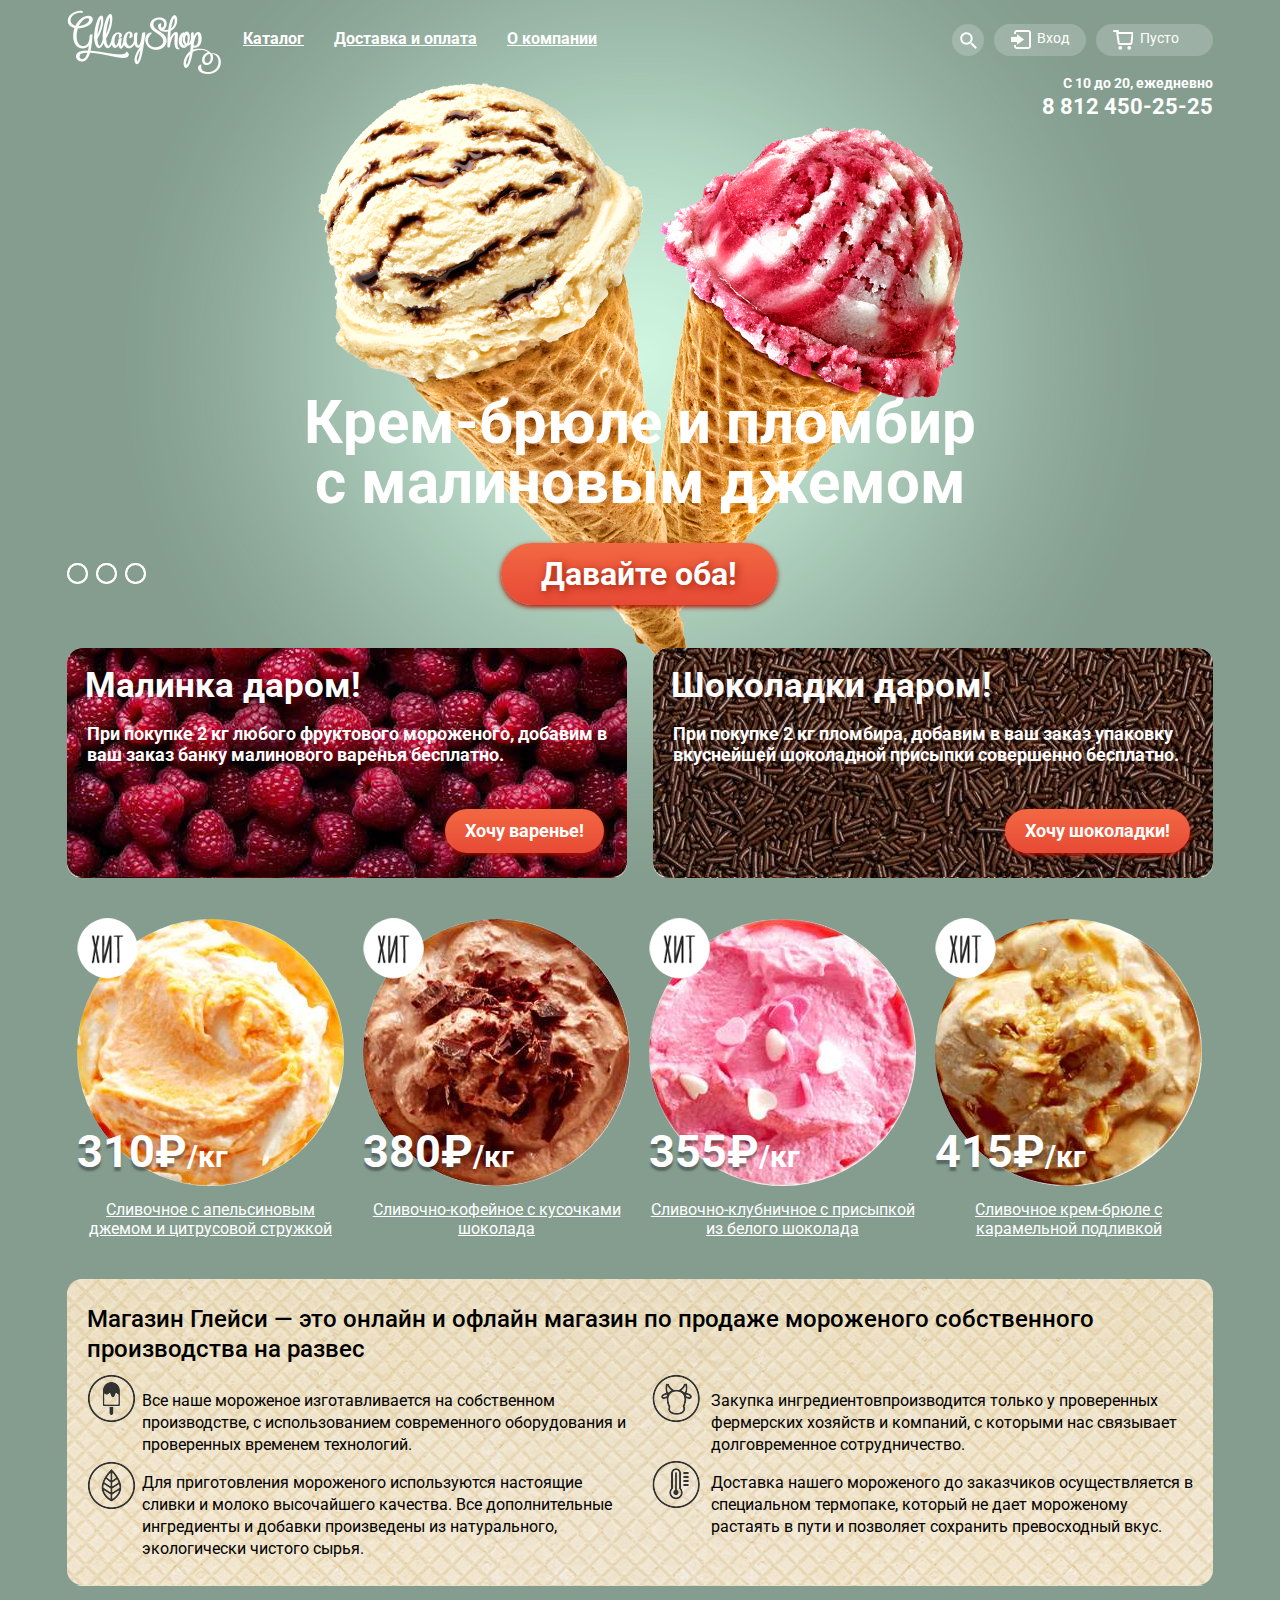
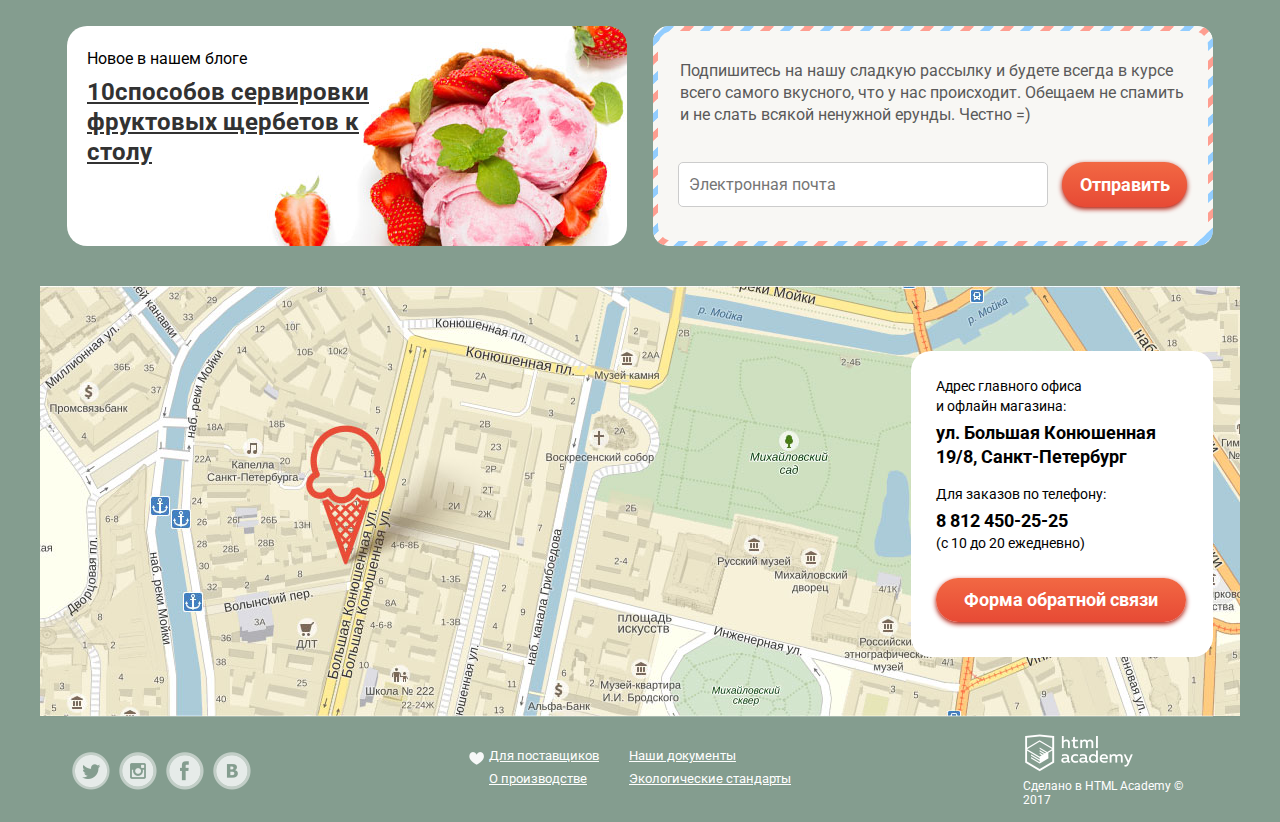
<file: index.html>
<!doctype html>
<html lang="ru">
<head>
	<meta charset="utf-8">
	<title>Gllacy-Глейси</title>
	<meta name="description" content="Магазин Глейси — онлайн и офлайн магазин по продаже мороженого собственного производства на развес">
	<link rel="stylesheet" href="css/normalize.css">
	<link rel="stylesheet" href="css/style.css">
	<link href="https://fonts.googleapis.com/css?family=Roboto:400,500,700&amp;subset=cyrillic" rel="stylesheet">
	<!--[if lt IE 9]>
	<script src="http://html5shim.googlecode.com/svn/trunk/html5.js"></script>
	<![endif]-->
</head>

<body>
	<div class="mainContainer">
	<header class="mainHeader clearfix">
	<section class="topHeader clearfix">
		<section class="headerLogo">
			<img src="img/Logo.png" alt="Gllacy" width="154" height="64">
		</section>
		<nav class="mainNav">
			<ul>
				<li><a class="catalogItem" href="catalog.html">Каталог</a>
					<div class="hoverItems" name="nameItems">
						<ul>
							<li class="itemNews"><a  href="#">Новинки</a></li> 
							<li class="itemSort"><a href="#">Сливочное</a></li> 
							<li class="itemSort"><a href="#">Щербеты</a></li> 
							<li class="itemSort"><a href="#">Фруктовый лед</a></li> 
							<li class="itemSort"><a href="#">Мелорин</a></li> 
						</ul>
					</div>
				</li>
				<li><a href="#">Доставка и оплата</a></li>
				<li><a href="#">О компании</a></li>
			</ul>
		</nav>
		<section class="searchInputBasket">
			<div class="headerSearch headerForm">
				<a class="searchformLink" href="#"></a>
				<div class="headerSearchform">
					<form action="#" method="get">
						<input type="text" name="search" placeholder="Что ищем?">
					</form>
				</div>
			</div>
			<div class="headerInput headerForm">
				<a href="#">Вход</a>
				<div class="headerInputform">
					<form action="#" method="get">
						<input type="email" name="email" placeholder="Электронная почта">
						<input type="text" name="login" placeholder="Пароль">
						<input class="inputBtn" type="submit" value="Войти">
						<div class="inputformText">
							<a href="#">Забыли пароль?</a>
							<a href="#">Новая регистрация</a>
						</div>
					</form>
				</div>
			</div>
			<div class="headerBasket headerForm">
				<a href="#">Пусто</a>
				<div class="headerBasketForm">
					<table class="basketTabl clearfix">
						<tr>
						<td class="td1">Пломбир с апельсиновым джемом</td>
						<td class="td2">1,5 кг х <span>200 руб.</span></td>
						<td class="td3">300 руб.</td>
						</tr>
						<tr>
						<td class="td1">Клубничный пломбир с присыпкой 
из					 белого шоколада</td>
						<td class="td2">1,5 кг х <span>300 руб.</span></td>
						<td class="td3">450 руб.</td>
						</tr>
					</table>
					<p>Итого: 750руб.</p>
					<input type="submit" value="Оформить заказ">
				</div>
			</div>
		</section>
	</section>
		<section class="workContact">
			<div class="timetelContact">
				<p>С 10 до 20, ежедневно</p>
				<p>8 812 450-25-25</p>
			</div>
		</section>
</header>


<div class="sliderFrames clearfix">
	<div class="nameItems">
		<p style="">Крем-брюле и пломбир<br>с малиновым джемом</p>
	</div>
	<div class="sliderLine">
		<label class="sliderRadio">
			<input type="radio" name="richness0" value="p">
			<span class="slideIndicator"></span>
		</label>
		<label class="sliderRadio">
			<input type="radio" name="richness0" value="p">
			<span class="slideIndicator"></span>
		</label>
		<label class="sliderRadio">
			<input type="radio" name="richness0" value="p">
			<span class="slideIndicator"></span>
		</label>
	</div>
	<a class="btn" href="#">Давайте оба!</a>
</div>

<!-- banners block -->
<section class="bannerBlocks">
	<section class="bannerAction1">
		<h2 class="headerTwo">Малинка даром!</h2>
		<p>При покупке 2 кг любого фруктового мороженого, добавим в ваш заказ банку малинового варенья бесплатно.</p>
		<a class="btnSmall" href="#">Хочу варенье!</a>
	</section>
	<section class="bannerAction2">
		<h2 class="headerTwo">Шоколадки даром!</h2>
		<p>При покупке 2 кг пломбира, добавим в ваш заказ упаковку вкуснейшей шоколадной присыпки совершенно бесплатно.</p>
		<a class="btnSmall" href="#">Хочу шоколадки!</a>
	</section>
</section>
<!-- HIT blocks -->
<section class="popularItems">
	<section class="catalogItem1 block backitem">
		<a href="#">
		<p class="imageItem"><img src="img/iceItem1.jpg" alt="Gllacy" width="267" height="267"></p>
		<b><span>310&#8381</span>/кг</b>
		<p>Сливочное с апельсиновым джемом и цитрусовой стружкой</p>
		</a>
		<div class="fastView">
			<a class="btnItems" href="#">Быстрый просмотр</a>
		</div>
	</section>
	<section class="catalogItem2 block backitem">
		<a href="#">
		<p class="imageItem"><img src="img/iceItem2.jpg" alt="Gllacy" width="267" height="267"></p>
		<b><span>380&#8381</span>/кг</b>
		<p>Сливочно-кофейное с кусочками шоколада</p>
		</a>
		<a class="btnItems" href="#">Быстрый просмотр</a>
	</section>
	<section class="catalogItem3 block backitem">
		<a href="#">
		<p class="imageItem"><img src="img/iceItem3.jpg" alt="Gllacy" width="267" height="267"></p>
		<b><span>355&#8381</span>/кг</b>
		<p>Сливочно-клубничное с присыпкой из белого шоколада</p>
		</a>
		<a class="btnItems" href="#">Быстрый просмотр</a>
	</section>
	<section class="catalogItem4 block backitem">
		<a href="#">
		<p class="imageItem"><img src="img/iceItem4.jpg" alt="Gllacy" width="267" height="267"></p>
		<b><span>415&#8381</span>/кг</b>
		<p>Сливочное крем-брюле с карамельной подливкой</p>
		</a>
		<a class="btnItems" href="#">Быстрый просмотр</a>
	</section>
</section>
<!-- SEO block -->
<section class="gllasyInformation">
	<p class="mainInformaition">Магазин Глейси — это онлайн и офлайн магазин по продаже мороженого собственного производства на развес</p>
	<section class="listProperty propertyLeft">
		<p>Все наше мороженое изготавливается на собственном производстве, с использованием современного оборудования и проверенных временем технологий.</p>
		<p>Для приготовления мороженого используются настоящие сливки и молоко высочайшего качества. Все дополнительные ингредиенты и добавки произведены из натурального, экологически чистого сырья.</p>
		</section>
	<section class="listProperty propertyRight">
		<p>Закупка ингредиентовпроизводится только у проверенных фермерских хозяйств и компаний, с которыми нас связывает долговременное сотрудничество.</p>
		<p>Доставка нашего мороженого до заказчиков осуществляется в специальном термопаке, который не дает мороженому растаять в пути и позволяет сохранить превосходный вкус.</p>
	</section>
</section>
<!-- news block -->
<section class="bottomBlock">
	<section class="siteBlog">
		<p>Новое в нашем блоге</p>
		<a href="#">10способов сервировки фруктовых щербетов к столу</a>
	</section>
	<!-- form block -->
	<section class="sendForm">
		<p>Подпишитесь на нашу сладкую рассылку и будете всегда в курсе всего самого вкусного, что у нас происходит. Обещаем не спамить и не слать всякой ненужной ерунды. Честно =) </p>
		<form action="#" method="post">
			<input type="email" name="email" id="email" placeholder="Электронная почта" tabindex="1">
			<input type="submit" value="Отправить">
		</form>
	</section>
</section>
<!-- form adress -->
<section class="mapAdress">
	<section class="gllasyAdress">
		<div class="adressBlock1">
			<p>Адрес главного офиса<br> и офлайн магазина:</p>
			<b>ул. Большая Конюшенная 19/8, Санкт-Петербург</b>
		</div>
		<div class="adressBlock2">
			<p>Для заказов по телефону:</p>
			<b>8 812 450-25-25</b> 
			<p>(с 10 до 20 ежедневно)</p>
		</div>
		<div class="feedBackbtn">
			<a class="feedbackLink" href="#">Форма обратной связи</a>
		</div>
		<div class="feedBackform">
		<p>Мы обязательно вам ответим!</p>
			<form action="#" method="get">
				<label for="feedbackName">Как Вас зовут?</label>
				<input type="text" name="name" id="feedbackName" placeholder="Как Вас зовут?">
				<label for="feedbackEmail">Ваша почта для ответа?</label>
				<input type="text" name="email" id="feedbackEmail" placeholder="Ваша почта для ответа?">
				<label for="commentField">Напишите что-нибудь...</label>
				<textarea name="comment" id="commentField" rows="7">Напишите что-нибудь...</textarea>
				<input class="sendformBtn" type="submit" value="Отправить">
			</form>
		</div>
	</section>
</section>

<!-- footer -->
<footer>
	<section class="socialContact">
		<a class="socialBtn twiterBtn" href="#">Твитер</a>
		<a class="socialBtn insagramBtn" href="#">Инстаграм</a>
		<a class="socialBtn facebookBtn" href="#">Фэйсбук</a>
		<a class="socialBtn vkBtn" href="#">Вконтакте</a>
	</section>	
	<section class="providerItems">
		<p><a class="providerItem" href="#">Для поставщиков</a></p>
		<p><a class="providerItem" href="#">О производстве</a></p>
	</section>
	<section class="gllacyDocuments">
		<p><a class="providerItem" href="#">Наши документы</a></p>
		<p><a class="providerItem" href="#">Экологические стандарты</a></p>
	</section>
	<section class="feedbackAcademy">
		<a class="logoAcademy" href="https://htmlacademy.ru/">
			<img src="img/Лого.png" alt="logoAcademy" width="108" height="38">
		</a>
		<p>Сделано в HTML Academy © 2017</p>
	</section>	
</footer>
</div>
</body>
</html>
</file>
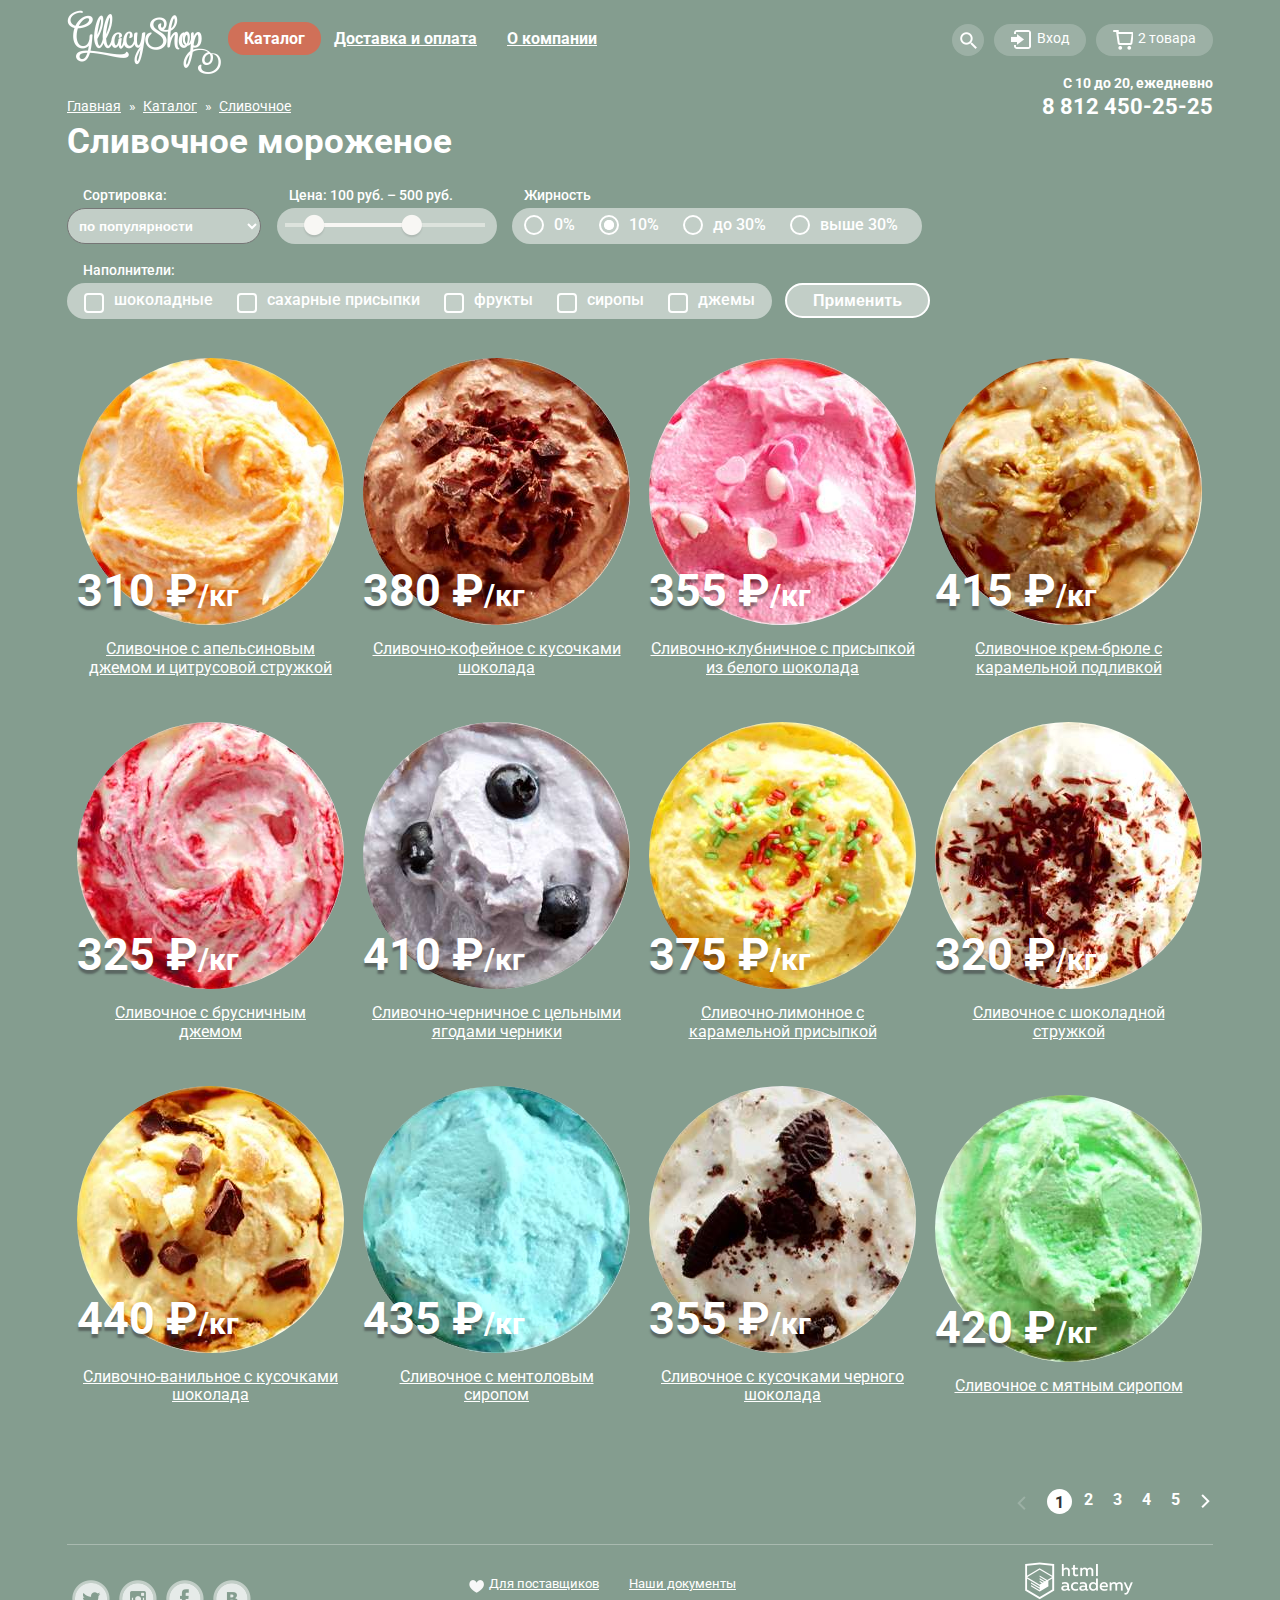
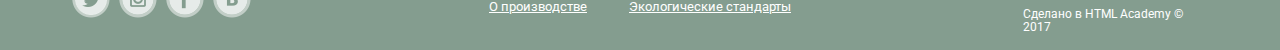
<file: catalog.html>
<!doctype html>
<html lang="ru">
<head>
<meta charset="utf-8">
<title>Глейси - каталог товаров</title>
<meta name="description" content="Магазин Глейси — онлайн и офлайн магазин по продаже мороженого собственного производства на развес">
<link rel="stylesheet" href="css/normalize.css">
<link rel="stylesheet" href="css/style.css">
<link href="https://fonts.googleapis.com/css?family=Roboto:400,500,700&amp;subset=cyrillic" rel="stylesheet">
<!--[if lt IE 9]>
<script src="http://html5shim.googlecode.com/svn/trunk/html5.js"></script>
<![endif]-->
</head>
<body class="catalogBlock">
	<div class="catalogContainer">
	<header class="catalogHeader">
	<section class="topHeader clearfix">
		<section class="headerLogo">
			<a href="index.html">
				<img src="img/Logo.png" alt="Gllacy" width="154" height="64">
			</a>
		</section>
			<nav class="mainNav catalogActiv">
				<ul>
					<li><a>Каталог</a></li>
					<li><a href="#">Доставка и оплата</a></li>
					<li><a href="#">О компании</a></li>
				</ul>
			</nav>
			<section class="searchInputBasket">
			<div class="headerSearch headerForm">
				<a class="searchformLink" href="#"></a>
				<div class="headerSearchform">
					<form action="#" method="get">
						<input type="text" name="search" placeholder="Что ищем?">
					</form>
				</div>
			</div>
			<div class="headerInput headerForm">
				<a href="#">Вход</a>
				<div class="headerInputform">
					<form action="#" method="get">
						<input type="email" name="email" placeholder="Электронная почта">
						<input type="text" name="login" placeholder="Пароль">
						<input class="inputBtn" type="submit" value="Войти">
						<div class="inputformText">
							<a href="#">Забыли пароль?</a>
							<a href="#">Новая регистрация</a>
						</div>
					</form>
				</div>
			</div>
			<div class="headerBasket headerForm">
				<a class="goodsCount" href="#">2 товара</a>
				<div class="headerBasketForm">
					<table class="basketTabl clearfix">
						<tr>
						<td class="td1">Пломбир с апельсиновым джемом</td>
						<td class="td2">1,5 кг х <span>200 руб.</span></td>
						<td class="td3">300 руб.</td>
						</tr>
						<tr>
						<td class="td1">Клубничный пломбир с присыпкой 
из					 белого шоколада</td>
						<td class="td2">1,5 кг х <span>300 руб.</span></td>
						<td class="td3">450 руб.</td>
						</tr>
					</table>
					<p>Итого: 750руб.</p>
					<input type="submit" value="Оформить заказ">
				</div>
			</div>
		</section>
	</section>
	<section class="workContact">
		<section class="catalogItems">
			<a class="mainPage" href="index.html">Главная</a>»
			<a class="catalogPage" href="#">Каталог</a>»
			<a class="catalogPage" href="#">Сливочное</a>
		</section>
		<div class="timetelContact">
			<p>С 10 до 20, ежедневно</p>
			<p>8 812 450-25-25</p>
		</div>
	</section>
		<h2 class="headerTwo">Сливочное мороженое</h2>
</header>
	<!-- filters block -->
<div class="catalogContainer"> 
	<section class="filtersBlocks">
	<div class="selectorsBlock">
		<div class="selectItems">
			<p>Сортировка:</p>
			<select class="sortSelect">
				<option value="по популярности">по популярности</option>
				<option value="сначала не дорогие">сначала не дорогие</option>
				<option value="сначала дорогие">сначала дорогие</option>
				<option value="по жирности">по жирности</option>
			</select>
	</div>
	<div class="selectPrice">
	<p>Цена: 100 руб. – 500 руб.</p>
	<p class="priceImitation"></p>
	<input type="range" min="1" max="10">
	</div>
		<div class="selectRichness">
			<p>Жирность</p>
			<div class="selectRichnessblock">
			<label class="richnessCheckbox">
				<input type="radio" name="richness0" value="p">
				<span class="radioIndicator"></span>0%
				</label>
			<label class="richnessCheckbox">
				<input type="radio" name="richness0" value="b" checked>
				<span class="radioIndicator"></span>10%
				</label>
			<label class="richnessCheckbox">
				<input type="radio" name="richness0" value="p">
				<span class="radioIndicator"></span>до 30%
				</label>
			<label class="richnessCheckbox">
				<input type="radio" name="richness0" value="p">
				<span class="radioIndicator"></span>выше 30%
				</label>
	</div>
	</div>
</div>
<div class="selectorsBlock">
	<div class="selectorsName">
	<p>Наполнители:</p>
	<div class="selectorsCollection">
		<label class="selectorsCheckbox">
	<input type="checkbox" name="chocolate">
	<span class="checkboxIndicator"></span>шоколадные
</label>
		<label class="selectorsCheckbox">
	<input type="checkbox" name="chocolate">
	<span class="checkboxIndicator"></span>сахарные присыпки
</label>
		<label class="selectorsCheckbox">
	<input type="checkbox" name="chocolate">
	<span class="checkboxIndicator"></span>фрукты
</label>
		<label class="selectorsCheckbox">
	<input type="checkbox" name="chocolate">
	<span class="checkboxIndicator"></span>сиропы
</label>
		<label class="selectorsCheckbox">
	<input type="checkbox" name="chocolate">
	<span class="checkboxIndicator"></span>джемы
</label>
	</div>
		<div class="selectorsBtn">
		<input type="submit" value="Применить">
		</div>
	</div>
</div>
</section>
	<!-- Items blocks -->
<section class="catalogItemslist popularItems clearfix">
	<ul>
			<li class="catalogItem1 catalogBlock backitem">
			<p class="imageItem"><img src="img/iceItem1.jpg" alt="Gllacy" width="267" height="267"></p>
			<b><span>310 &#8381</span>/кг</b>
			<p>Сливочное с апельсиновым джемом и цитрусовой стружкой</p>
			<a class="btnItems" href="#">Быстрый просмотр</a>
		</li>
			<li class="catalogItem1 catalogBlock backitem">
			<p class="imageItem"><img src="img/iceItem2.jpg" alt="Gllacy" width="267" height="267"></p>
			<b><span>380 &#8381</span>/кг</b>
			<p>Сливочно-кофейное с кусочками шоколада</p>
			<a class="btnItems" href="#">Быстрый просмотр</a>
		</li>
		<li class="catalogItem1 catalogBlock backitem">
			<p class="imageItem"><img src="img/iceItem3.jpg" alt="Gllacy" width="267" height="267"></p>
			<b><span>355 &#8381</span>/кг</b>
			<p>Сливочно-клубничное с присыпкой из белого шоколада</p>
			<a class="btnItems" href="#">Быстрый просмотр</a>
		</li>
		<li class="catalogItem1 catalogBlock backitem">
			<p class="imageItem"><img src="img/iceItem4.jpg" alt="Gllacy" width="267" height="267"></p>
			<b><span>415 &#8381</span>/кг</b>
			<p>Сливочное крем-брюле с карамельной подливкой</p>
			<a class="btnItems" href="#">Быстрый просмотр</a>
		</li>
		<li class="catalogItem1 catalogBlock backitem">
			<p class="imageItem"><img src="img/iceItem5.jpg" alt="Gllacy" width="267" height="267"></p>
			<b><span>325 &#8381</span>/кг</b>
			<p>Сливочное с брусничным<br> джемом</p>
			<a class="btnItems" href="#">Быстрый просмотр</a>
		</li>
		<li class="catalogItem1 catalogBlock backitem">
			<p class="imageItem"><img src="img/iceItem6.jpg" alt="Gllacy" width="267" height="267"></p>
			<b><span>410 &#8381</span>/кг</b>
			<p>Сливочно-черничное с цельными ягодами черники </p>
			<a class="btnItems" href="#">Быстрый просмотр</a>
		</li>
		<li class="catalogItem1 catalogBlock backitem">
			<p class="imageItem"><img src="img/iceItem7.jpg" alt="Gllacy" width="267" height="267"></p>
			<b><span>375 &#8381</span>/кг</b>
			<p>Сливочно-лимонное с карамельной присыпкой</p>
			<a class="btnItems" href="#">Быстрый просмотр</a>
		</li>
		<li class="catalogItem1 catalogBlock backitem">
			<p class="imageItem"><img src="img/iceItem8.jpg" alt="Gllacy" width="267" height="267"></p>
			<b><span>320 &#8381</span>/кг</b>
			<p>Сливочное с шоколадной стружкой</p>
			<a class="btnItems" href="#">Быстрый просмотр</a>
		</li>
		<li class="catalogItem1 catalogBlock backitem">
			<p class="imageItem"><img src="img/iceItem9.jpg" alt="Gllacy" width="267" height="267"></p>
			<b><span>440 &#8381</span>/кг</b>
			<p>Сливочно-ванильное с кусочками шоколада</p>
			<a class="btnItems" href="#">Быстрый просмотр</a>
		</li>
		<li class="catalogItem1 catalogBlock backitem">
			<p class="imageItem"><img src="img/iceItem10.jpg" alt="Gllacy" width="267" height="267"></p>
			<b><span>435 &#8381</span>/кг</b>
			<p>Сливочноe с ментоловым<br> сиропом</p>
			<a class="btnItems" href="#">Быстрый просмотр</a>
		</li>
		<li class="catalogItem1 catalogBlock backitem">
			<p class="imageItem"><img src="img/iceItem11.jpg" alt="Gllacy" width="267" height="267"></p>
			<b><span>355 &#8381</span>/кг</b>
			<p>Сливочное с кусочками черного шоколада</p>
			<a class="btnItems" href="#">Быстрый просмотр</a>
		</li>
		<li class="catalogItem1 catalogBlock backitem">
			<p class="imageItem"><img src="img/iceItem12.jpg" alt="Gllacy" width="267" height="267"></p>
			<b><span>420 &#8381</span>/кг</b>
			<p>Сливочное с мятным сиропом</p>
			<a class="btnItems" href="#">Быстрый просмотр</a>
		</li>
		</ul>
</section>
	<section class="paginator">
	<a class="prev disabled" href="#prev"></a>
<a class="current" href="#1">1</a>
<a href="#2">2</a>
<a href="#3">3</a>
<a href="#4">4</a>
<a href="#5">5</a>
<a class="next" href="#next"></a>
</section>
	
	<!-- footer -->
	<footer>
		<section class="socialContact">
			<a class="socialBtn twiterBtn" href="#">Твитер</a>
			<a class="socialBtn insagramBtn" href="#">Инстаграм</a>
			<a class="socialBtn facebookBtn" href="#">Фэйсбук</a>
			<a class="socialBtn vkBtn" href="#">Вконтакте</a>
		</section>	
		<section class="providerItems">
			<p><a class="providerItem" href="#">Для поставщиков</a></p>
			<p><a class="providerItem" href="#">О производстве</a></p>
		</section>
		<section class="gllacyDocuments">
			<p><a class="providerItem" href="#">Наши документы</a></p>
			<p><a class="providerItem" href="#">Экологические стандарты</a></p>
		</section>
		<section class="feedbackAcademy">
			<a class="logoAcademy" href="https://htmlacademy.ru/">
				<img src="img/Лого.png" alt="logoAcademy" width="108" height="38">
			</a>
			<p>Сделано в HTML Academy © 2017</p>
		</section>
	</footer>
</div>
	</div>
</body>
</html>
</file>
<file: css/style.css>
@charset "utf-8";
/* CSS Document */

body {
	font-family: 'Roboto', 'Arial', sans-serif;
	text-align: left;
	min-width: 1200px;
	margin: 0;
	padding: 0;
	background: #849d8f url(../img/iceSlide1.png) no-repeat center top;
	
}

.clearfix::after {
	content: "";

	display: table;
	clear: both;
}

.mainContainer {
	position: relative;
	max-width: 1146px;
	margin: 0 auto;
	
}

.mainHeader {
	margin-top: 10px;
}

.topHeader {
	min-height: 64px;
}

.headerLogo {
	float: left;
	margin-right: 22px;
}

.mainNav {
	float: left;
	margin-top: 15px;
}

.mainNav li {
	float: left;
	margin: 5px 30px 5px 0px;
}

.mainNav ul {
	margin: 0;
	padding: 0;
	list-style: none;
	font-size: 0;
}

.mainNav a {
	color: #ffffff;
	font-size: 16px;
	font-weight: bold;
	line-height: 18px;
	text-decoration: underline;
}

.catalogItem {
	position: relative;
}

.catalogItem:hover {
	text-decoration: none;
	margin-top: -3px;
	margin-left: -15px;
	margin-right: -17px;
	padding: 7px 16px;
	background-color: #ffffff;
	border-radius: 16px;color: #000000;
	box-sizing: border-box;
}

.catalogItem:active {
	box-shadow: inset 0 2px 2px 2px rgba(0, 0, 0, 0.5);
}

.hoverItems {
	display: none;
	position: absolute;
	top: 50px;
	left: 155px;
	width: 145px;
	min-height: 170px;
	box-sizing: border-box;
	background-color: #ffffff;
	border-radius: 5px;
	box-shadow: 0 10px 50px 0 #323232;
}

.hoverItems:hover {
	display: block;
}

.hoverItems::before {
	content: "";
	display: block;
	position: absolute;
	bottom: 95%;
	left: 0;
	right: 0;
	height: 25px;
}

.catalogItem:hover + .hoverItems {
	display: block;
}


.hoverItems li {
	width: 105px;
	margin: 0;
	padding-top: 10px;
	padding-bottom: 8px;
	padding-left: 20px; 
	padding-right: 20px;
}

.hoverItems li:hover {
	background-color: #fbded7;
}

.hoverItems li:active {
	background-color: #f6b5a5;
}

.hoverItems a {
	color: #323232;
	font-size: 14px;
	font-weight: 400;
	line-height: 16px;
	list-style: none;
	text-decoration: none;
	border-bottom: none;
}

.itemNews {
	border-bottom: 1px solid #d1d0ce;
}

.itemNews a {
	font-weight: bold;
}

.searchInputBasket {
	width: 500px;
	float: right;
	text-align: right;
	margin-top: 14px;
	margin-right: 0px;
	margin-left: 0px;
}

.headerForm {
	display: inline-block;
	font-size: 14px;
	line-height: 16px;
	vertical-align: middle;
	text-align: center;
	margin-top: 0px;
	margin-right: 0px;
	margin-left: 6px;
	padding-top: 6px;
	padding-left: 0px;
	box-sizing: border-box;
	background-color: rgba(255,255,255,0.20);
	border-radius: 20px;
}

.headerForm a {
	list-style: none;
	text-decoration: none;
	color: #ffffff;
}

.headerSearch {
	position: relative;
	width: 32px;
	height: 32px;
}

.headerSearch:hover {
	background-color: #ffffff;
}

.headerSearch::before {
	content: "";
	position: absolute;
	top: 8px;
	left: 8px;
	
	width: 20px;
	height: 20px;

	background: url("../img/Lens.png") no-repeat;
}

.headerSearch:hover::before {
	content: "";
	position: absolute;
	top: 8px;
	left: 8px;
	
	width: 20px;
	height: 20px;
	
	background: url("../img/LensHover.png") no-repeat;
}

.headerSearchform {
	display: none;
	position: absolute;
	top: 40px;
	right: 0px;
	width: 342px;
	min-height: 85px;
	background-color: #f8f7f4;
	border-radius: 10px;
}

.headerSearchform::before {
	content: "";
	display: block;
	position: absolute;
	bottom: 95%;
	left: 0;
	right: 0;
	height: 25px;
}

.headerSearchform input {
	font-size: 14px;
	width: 312px;
	height: 45px;
	
	margin-top: 20px;
	margin-left: 0px;
	padding-left: 15px;
	border: 1px solid #cccccc;
	border-radius: 5px;
	color: #999999;
	box-sizing: border-box;
	background-color: #ffffff;
	vertical-align: middle;
}

.headerSearch:hover .headerSearchform {
	display: block;
}

.headerInput {
	position: relative;
	width: 92px;
	height: 32px;
	color: #FFFFFF;
	box-sizing: border-box;
}

.headerInput a {
	padding-left: 25px;
}

.headerInputform {
	z-index: 5;
	display: none;
	position: absolute;
	top: 40px;
	right: 0px;
	width: 280px;
	min-height: 215px;
	margin: 0;
	background-color: #f8f7f4;
	border-radius: 10px;
}

.headerInputform::before {
	content: "";
	display: block;
	position: absolute;
	bottom: 95%;
	left: 0;
	right: 0;
	height: 25px;
}

.headerInputform input {
	font-size: 14px;
	width: 240px;
	height: 45px;
	
	margin-top: 20px;
	margin-left: 0px;
	padding-left: 15px;
	border: 1px solid #cccccc;
	border-radius: 5px;
	color: #999999;
	box-sizing: border-box;
	background-color: #ffffff;
	vertical-align: middle;
}

.headerInputform .inputBtn {
	float: left;
	margin-top: 20px;
	margin-left: 20px;
	padding-left: 5px;
	font-weight: 700;
	font-size: 18px;
	text-align: center;
	vertical-align: middle;
	width: 100px;
	color: #ffffff;
	text-decoration: none;
	background-image: linear-gradient(to bottom, #f26843, #e74a35);
	border: none;
	border-radius: 32px;
	cursor: pointer;
}

.inputBtn:hover {
	background-image: linear-gradient(to bottom, #f58669, #ec6f5e);
}

.inputBtn:active {
	background-image: linear-gradient(to bottom, #e74a35, #f26843);
	box-shadow: inset 0 2px 5px 0 #ac1000;
}

.inputformText {
	float: right;
	width: 140px;
	min-height: 45px;
	margin-top: 20px;
	margin-right: 20px;
	text-align: left;
}

.inputformText a {
	padding-left: 0px;
}

.headerInputform a {
	float: right;
	font-size: 13px;
	line-height: 24px;
	list-style: none;
	text-decoration: underline;
	color: #323232;
}

.headerInput:hover .headerInputform {
	display: block;
}

.headerInput:hover {
	background-color: #ffffff;
}

.headerInput:hover a {
	color: #000000;
}

.headerInput::before {
	content: "";
	position: absolute;
	top: 6px;
	left: 17px;

	width: 20px;
	height: 20px;

	background: url("../img/Вход.png") no-repeat;
}

.headerInput:hover::before {
	content: "";
	position: absolute;
	top: 6px;
	left: 17px;

	width: 20px;
	height: 20px;

	background: url("../img/ВходHover.png") no-repeat;
}

.headerBasket {
	position: relative;
	width: 117px;
	height: 32px;
	padding-right: 15px;
	color: #FFFFFF;
	box-sizing: border-box;
}

.headerBasket a {
	padding-left: 25px;
}

.headerBasket:hover {
	background-color: #ffffff;
}

.headerBasket:hover a {
	color: #000000;
}

.headerBasket::before {
	content: "";
	position: absolute;
	top: 6px;
	left: 17px;

	width: 20px;
	height: 20px;

	background: url("../img/Basket.png") no-repeat;
}

.headerBasket:hover::before {
	content: "";
	position: absolute;
	top: 6px;
	left: 17px;

	width: 20px;
	height: 20px;

	background: url("../img/BasketIn.png") no-repeat;
}

.headerBasketForm {
	z-index: 1;
	position: absolute;
	display: none;
	top: 40px;
	right: 0px;
	width: 540px;
	min-height: 240px;
	background-color: #f8f7f4;
	color: #323232;
	border-radius: 10px;
}

.headerBasketForm::before {
	content: "";
	display: block;
	position: absolute;
	bottom: 95%;
	left: 0;
	right: 0;
	height: 25px;
}

.headerBasket:hover .headerBasketForm {
	display: block;
}

.headerBasketForm table {
	float: right;
	width: 420px;
	font-size: 13px;
	line-height: 16px;
	text-align: left;
	border-collapse: collapse
}

.basketTabl {
	margin-top: 20px;
	margin-right: 20px;
}

.basketTabl span {
	color: #999999;
}

.basketTabl .td1{
	width: 55%;
	padding-top: 15px;
	padding-bottom: 15px;
}

.basketTabl .td2{
	text-align: center;
	width: 30%;
	padding-top: 15px;
	padding-bottom: 15px;
}

.basketTabl .td3{
	text-align: center;
	width: 15%;
	padding-top: 15px;
	padding-bottom: 15px;
}

.headerBasketForm p {
	float: right;
	font-size: 15px;
	font-weight: 700;
	margin-left: 300px;
	margin-right: 14px;
}

.headerBasketForm input {
	float: right;
	margin-top: 0px;
	margin-left: 300px;
	margin-right: 14px;
	padding: 10px 20px;
	box-sizing: border-box;

	font-weight: 700;
	font-size: 18px;
	line-height: 24px;
	vertical-align: top;
	text-align: center;
	color: #ffffff;
	text-decoration: none;

	background-image: linear-gradient(to bottom, #f26843, #e74a35);
	border: none;
	border-radius: 32px;
	cursor: pointer;
}

.btnSmall {
	display: inline-block;
	padding: 10px 20px;
	box-sizing: border-box;
	font-weight: 700;
	font-size: 18px;
	line-height: 24px;
	vertical-align: top;
	text-align: center;
	color: #ffffff;
	text-decoration: none;
	box-shadow: 0 2px 5px 0 #ac1000;
	background-image: linear-gradient(to bottom, #f26843, #e74a35);
	border: none;
	border-radius: 32px;
	cursor: pointer;
}

.headerTwo {
	font-family: 'Roboto', sans-serif;
	color: #ffffff;
	font-size: 22.97px;
	font-weight: bold;
	line-height: 26.912px;
}

.workContact {
	min-height: 43px;
	color: #FFFFFF;
}

.timetelContact {
	font-weight: bold;
	float: right;
	margin-top: -3px;
	box-sizing: border-box;
}

.timetelContact p:nth-child(1) {
	font-size: 14px;
	text-align: right;
	margin: 0;
	margin-bottom: 3px;
}

.timetelContact p:nth-child(2) {
	font-size: 22px;
	margin: 0;
}

.sliderFrames {
	min-height: 500px;
	margin-bottom: 25px;
}


.sliderLine label {
	float: left;
	display: inline-block;
	margin-right: 8px;
	margin-top: 20px; 
	width: 17px;
	height: 17px;
	border-radius: 12px;
	border: 2px solid #ffffff;
}

.sliderLine label:nth-child(3) {
	margin-right: 355px;
}


.nameItems {
	width: 1146px;
}

.nameItems p {
	font-size: 60px;
	font-weight: bold;
	text-align: center;
	line-height: 60px;
	margin-top: 2px;
	margin-bottom: 30px;
	padding-top: 270px;
	box-sizing: border-box;
	color: #FFFFFF;
}

.btn {
	display: inline-block;
	padding: 20px 40px;
	box-sizing: border-box;
	font-weight: 700;
	font-size: 32px;
	line-height: 22px;
	vertical-align: top;
	text-align: center;
	color: #ffffff;
	text-decoration: none;
	text-shadow: 2px 2px 8px #a0200b;
	box-shadow: 0 2px 5px 0 #ac1000;
	background-image: linear-gradient(to bottom, #f26843, #e74a35);
	border: none;
	border-radius: 32px;
	cursor: pointer;
}

.btn:hover {
	background-image: linear-gradient(to bottom, #f58669, #ec6f5e);
}

.btn:active {
	background-image: linear-gradient(to bottom, #e74a35, #f26843);
	box-shadow: inset 0 2px 5px 0 #ac1000;
}


.sliderRadio input[type="radio"] {
	display: none;
}

.sliderRadio {
	position: relative;

	padding-left: 0px;

	cursor: pointer;
}

.sliderRadio:hover {
	background-color: rgba(255,255,255,0.40);
}

.sliderRadio input[type="radio"] + .slideIndicator {
	position: absolute;
	top: -2px;
	left: -2px;

	width: 17px;
	height: 17px;

	border: 2px solid #ffffff;
	border-radius: 15px;
}

.sliderRadio input[type="radio"]:checked + .slideIndicator::before,
.sliderRadio input[type="radio"]:checked + .slideIndicator::after {
	content: "";
	position: absolute;
	top: 0px;
	left: 0px;
	
	width: 17px;
	height: 17px;
	border-radius: 15px;

	background-color: #ffffff;
}






.btnSmall {
	display: inline-block;
	padding: 10px 20px;
	box-sizing: border-box;
	font-weight: 700;
	font-size: 18px;
	line-height: 24px;
	vertical-align: top;
	text-align: center;
	color: #ffffff;
	text-decoration: none;
	box-shadow: 0 2px 5px 0 #ac1000;
	background-image: linear-gradient(to bottom, #f26843, #e74a35);
	border: none;
	border-radius: 32px;
	cursor: pointer;
}

.btnSmall:hover {
	background-image: linear-gradient(to bottom, #f58669, #ec6f5e);
}

.btnSmall:active {
	background-image: linear-gradient(to bottom, #e74a35, #f26843);
	box-shadow: inset 0 2px 5px 0 #ac1000;
}

.bannerBlocks {
	font-weight: bold;
	min-height: 255px;
	color: #ffffff;
}

.bannerBlocks h2 {
	font-size: 35px;
	margin-top: 17px;
	margin-bottom: 17px;
	margin-left: 18px;
}

.bannerBlocks p {
	font-size: 18px;
	margin-left: 20px;
	margin-right: 20px;
}

.bannerAction1 {
	position: relative;
	width: 560px;
	min-height: 230px;
	float: left;
	padding: 0px;
	border-radius: 15px;
	box-sizing: border-box;
	background-image: url(../img/raspberryBackground.jpg); 
}

.bannerAction1 a {
	position: absolute;
	bottom: 25px;
	right: 23px;
}

.bannerAction2 {
	position: relative;
	width: 560px;
	min-height: 230px;
	float: right;
	padding: 0px;
	border-radius: 15px;
	box-sizing: border-box;
	background-image: url(../img/chocoBackground.jpg);
}

.bannerAction2 a {
	position: absolute;
	bottom: 25px;
	right: 23px;
}

.popularItems {
	width: 1146px;
	min-height: 350px;
}

.popularItems .block {
	position: relative;
}

.popularItems .block::after {
	content: "";
	position: absolute;
	top: 15px;
	left: 10px;
	width: 61px;
	height: 61px;
	background: url("../img/hit.png") no-repeat;
	
}

.block {
	display: inline-block;
	font-size: 0;
	text-align: center;
	vertical-align: middle;
	width: 267px;
	margin-right: -5px;
}


.backitem {
	position: relative;
	font-size: 16px;
	width: 267px;
	min-height: 200px;
	padding: 0 10px;
	text-align: center;
	display: inline-block;
	vertical-align: top;
}

.backitem::before {
	content: "";
	width: 100%;
	height: 118%;
	display: none;
	position: absolute;
	top: 0;
	left: 0;
	background-color: rgba(255,255,255,0.30);
	border-radius: 15px;
	z-index: -1;
}

.backitem:hover {
	z-index: 1;
}

.btnItems {
	display: none;
	position: absolute;
	bottom: -50px;
	left: 38%;
	margin-left: -70px;
	padding: 10px 20px;
	box-sizing: border-box;
	font-weight: 700;
	font-size: 18px;
	line-height: 24px;
	vertical-align: top;
	color: #ffffff;
	text-decoration: none;
	text-shadow: 2px 2px 8px #a0200b;
	box-shadow: 0 2px 5px 0 #ac1000;
	background-image: linear-gradient(to bottom, #f26843, #e74a35);
	border: none;
	border-radius: 32px;
	cursor: pointer;
}

.backitem:hover .btnItems,
.backitem:hover::before {
	display: block;
}




.imageItem img {
	float: left;
	border-radius: 150px;
	margin-bottom: 15px;
}


.popularItems b {
	float: left;
	font-size: 30px;
	margin-top: -75px;
	color: #ffffff;
}

.popularItems span {
	font-size: 45px;
	text-shadow: 0px 4px 2px rgba(49,50,53,0.50);
}

.popularItems p {
	text-align: center;
	text-decoration: underline;
	color: #ffffff;
}

.catalogItem4 {
	margin-right: 0px;
}


.gllasyInformation {
	position: relative;
	min-height: 307px;
	margin-top: 25px;
	margin-bottom: 20px;
	box-sizing: border-box;
	background-image: url(../img/waferBackground.png);
}

.propertyLeft::before {
	content: "";
	position: absolute;
	top: 95px;
	left: 20px;
	width: 50px;
	height: 50px;
	background-color: brown;
	background: url(../img/sprite.png) no-repeat;
	background-position: 0px 0px;
	opacity: 1;
}

.propertyLeft::after {
	content: "";
	position: absolute;
	top: 180px;
	left: 20px;
	width: 50px;
	height: 50px;
	background-color: brown;
	background: url(../img/sprite.png) no-repeat;
	background-position: 0px -53px;
	opacity: 1;
}

.propertyRight::before {
	content: "";
	position: absolute;
	top: 95px;
	left: 585px;
	width: 50px;
	height: 50px;
	background-color: brown;
	background: url(../img/sprite.png) no-repeat;
	background-position: 0px -110px;
	opacity: 1;
}

.propertyRight::after {
	content: "";
	position: absolute;
	top: 180px;
	left: 585px;
	width: 50px;
	height: 50px;
	background-color: brown;
	background: url(../img/sprite.png) no-repeat;
	background-position: 0px -165px;
	opacity: 1;
}

.mainInformaition {
	font-size: 24px;
	font-weight: 500;
	line-height: 30px;
	margin: 0px;
	padding-top: 25px;
	padding-left: 20px;
	
}

.listProperty {
	margin: 0px;
}

.listProperty p {
	font-size: 16px;
	line-height: 22px;
}

.propertyLeft {
	width: 560px;
	min-height: 200px;
	float: left;
	padding-top: 10px;
	padding-right: 0px;
	padding-left: 75px;
	box-sizing: border-box;
}

.propertyRight {
	width: 560px;
	min-height: 200px;
	float: right;
	padding-top: 10px;
	padding-right: 20px;
	padding-left: 58px;
	box-sizing: border-box;
}

.bottomBlock {
	width: 1146px;
	min-height: 280px;
	float: left;
}

.siteBlog {
	width: 560px;
	min-height: 220px;
	float: left;
	margin-top: 20px;
	padding: 10px 230px 10px 20px;
	border-radius: 20px;
	box-sizing: border-box;
	background-image: url(../img/strawberryBackground.jpg);
}

.siteBlog p {
	margin-top: 14px;
	margin-bottom: 8px;
}

.siteBlog a {
	font-size: 24px;
	font-weight: bold;
	line-height: 30px;
	color: #323232;
	text-decoration: underline;
}

.sendForm {
	width: 560px;
	min-height: 220px;
	float: right;
	margin-top: 20px;
	padding: 0px;
	border-radius: 15px;
	box-sizing: border-box;
	background-color: #ffffff;
	background-image: url(../img/white_background.svg), url(../img/sendFormBackground.png);
	background-position: center, center;
	background-clip: padding-box;
	background-origin: border-box;
	background-size: 560px, cover;
	background-repeat: no-repeat;
}

.sendForm p {
	font-size: 16px;
	line-height: 22px;
	padding-left: 27px;
	padding-top: 18px;
	padding-right: 20px;
	padding-bottom: 20px;
	color: #5a5a5a;
}

.sendForm input {
	display: inline-block;
	font-family: "Roboto", sans-serif;
	font-size: 16px;
	width: 370px;
	height: 45px;
	color: #999999;
	margin-left: 25px;
	margin-right: 10px;
	padding: 0px 10px 0px 10px;
	box-sizing: border-box;
	border: 1px solid #cccccc;
	border-radius: 5px;
	vertical-align: middle;
}

.sendForm input:nth-child(2) {
	margin: 0 auto;
	font-weight: 700;
	font-size: 18px;
	text-align: center;
	width: 125px;
	color: #ffffff;
	text-decoration: none;
	box-shadow: 0 2px 5px 0 #ac1000;
	background-image: linear-gradient(to bottom, #f26843, #e74a35);
	border: none;
	border-radius: 32px;
	cursor: pointer;
}

.sendForm input:nth-child(2):hover {
	background-image: linear-gradient(to bottom, #f58669, #ec6f5e);
}

.sendForm input:nth-child(2):active {
	background-image: linear-gradient(to bottom, #e74a35, #f26843);
	box-shadow: inset 0 2px 5px 0 #ac1000;
}

.mapAdress {
	width: 1200px;
	min-height: 430px;
	margin-left: -27px;
	float: left;
	background-image: url(../img/Map.jpg);
}

.gllasyAdress {
	position: relative;
	width: 302px;
	min-height: 306px;
	float: right;
	margin-top: 65px;
	margin-right: 27px;
	padding-top: 25px;
	padding-left: 25px;
	padding-right: 40px;
	box-sizing: border-box;
	background-color: #ffffff;
	border-radius: 20px;
}

.adressBlock1 {
	margin-bottom: 15px;
}

.gllasyAdress p {
	font-size: 14px;
	line-height: 20px;
	margin-top: 0px;
	margin-bottom: 5px;
}


.gllasyAdress b {
	font-size: 18px;
	line-height: 24px;
}

.feedBackbtn {
	position: relative;
	display: inline-block;
	width: 250px;
	height: 44px;
	margin-top: 20px;
	margin-right: 0px;
	margin-left: 0px;
	padding: 10px 20px;
	box-sizing: border-box;
	font-weight: 700;
	font-size: 18px;
	line-height: 24px;
	vertical-align: top;
	text-align: center;
	color: #ffffff;
	text-decoration: none;
	box-shadow: 0 2px 5px 0 #ac1000;

	background-image: linear-gradient(to bottom, #f26843, #e74a35);
	border: none;
	border-radius: 32px;
	cursor: pointer;
}

.feedBackbtn a {
	list-style: none;
	text-decoration: none;
	color: #ffffff;
}

.feedBackbtn:hover {
	background-image: linear-gradient(to bottom, #f58669, #ec6f5e);
}

.feedBackbtn:active {
	background-image: linear-gradient(to bottom, #e74a35, #f26843);
	box-shadow: inset 0 2px 5px 0 #ac1000;
}

.feedBackform {
	display: none;
	position: fixed;
	top: 338px;
	right: 713px;
	width: 477px;
	min-height: 443px;
	box-sizing: border-box;
	background-color: #f8f7f4;
	border-radius: 10px;
}

.feedBackform label {
	display: none;
	font-size: 11px;
}

/*.feedBackform:hover {
	display: block; 
} */

.feedBackform p {
	font-size: 24px;
	line-height: 28px;
	font-weight: 600;
	margin-top: 18px;
	margin-left: 24px;
	margin-bottom: 18px;
	
	color: #323232;
}

.feedBackform::before {
	content: "";
	display: block;
	position: absolute;
	bottom: 95%;
	left: 0;
	right: 0;
	height: 25px;
}

.feedBackform::after {
	content: "";
	position: absolute;
	top: 15px;
	right: 15px;
	
	width: 18px;
	height: 18px;
	
	background: url("../img/feedbackEnd.png") no-repeat;
}

.feedBackform input {
	font-family: 'Roboto', 'Arial', sans-serif;
	font-style: normal;
	font-weight: 400;
	font-size: 16px;
	line-height: 24px;
	width: 268px;
	height: 44px;
	
	margin-top: 0px;
	margin-left: 24px;
	margin-bottom: 20px;
	padding-left: 15px;
	border: 1px solid #cccccc;
	border-radius: 5px;
	color: #999999;
	box-sizing: border-box;
	background-image: #ffffff;
	vertical-align: middle;
}

.feedBackform input:hover {
	border: 2px solid #cccccc;
	border-radius: 5px;
}

.feedBackform input:activ {
	border: 1px solid #8fbdec;
	border-radius: 5px;
}

.feedBackform textarea {
	text-decoration: none;
	list-style: none;
	font-family: 'Roboto', 'Arial', sans-serif;
	font-style: normal;
	font-weight: 400;
	font-size: 16px;
	line-height: 24px;
	width: 429px;
	height: 155px;
	
	margin-top: 0px;
	margin-left: 24px;
	margin-bottom: 22px;
	padding-top: 8px;
	padding-left: 15px;
	border: 1px solid #cccccc;
	border-radius: 5px;
	color: #999999;
	box-sizing: border-box;
}

.feedBackform textarea:hover {
	border: 2px solid #cccccc;
	border-radius: 5px;
}

.feedBackform textarea:activ {
	border: 2px solid #8fbdec;
	border-radius: 5px;
}

.feedBackform .sendformBtn {
	float: right;
	margin: 0 auto;
	font-weight: 700;
	font-size: 18px;
	text-align: center;
	width: 137px;
	height: 43px;
	padding: 0;
	color: #ffffff;
	text-decoration: none;
	margin-right: 25px;
	box-shadow: 0 1px 5px 0 #ac1000;
	background-image: linear-gradient(to bottom, #f26843, #e74a35);
	border: none;
	border-radius: 32px;
	cursor: pointer;
}

.feedBackform .sendformBtn:hover {
	background-image: linear-gradient(to bottom, #f58669, #ec6f5e);
}

.feedBackform .sendformBtn:active {
	background-image: linear-gradient(to bottom, #e74a35, #f26843);
	box-shadow: inset 0 2px 5px 0 #ac1000;
}


.feedBackbtn:hover + .feedBackform {
	display: block;
}


footer {
	width: 1146px;
	height: 105px;
	float: left;
}

.socialContact {
	width: 267px;
	float: left;
	margin-top: 20px;
	margin-right: 10px;
	padding: 13px 15px 15px 0px;
}

.socialBtn {
	display: inline-block;
	width: 43px;
	height: 42px;
	margin-right: 0px;
	font-size: 0;
	vertical-align: top;
	text-decoration: none;
	background: url(../img/sprite.png) no-repeat center;

}

.twiterBtn {
	background-position: 0px -223px;
}

.insagramBtn {
	background-position: 0px -355px;
}

.facebookBtn {
	background-position: 0px -490px;
}

.vkBtn {
	background-position: 0px -625px;
}

.twiterBtn:hover {
	background-position: 0px -267px;
}

.twiterBtn:active {
	background-position: 0px -311px;
}

.insagramBtn:hover {
	background-position: 0px -399px;
}

.insagramBtn:active {
	background-position: 0px -444px;
}

.facebookBtn:hover {
	background-position: 0px -535px;
}

.facebookBtn:active {
	background-position: 0px -580px;
}

.vkBtn:hover {
	background-position: 0px -670px;
}

.vkBtn:active {
	background-position: 0px -715px;
}

.providerItems {
	position: relative;
	font-size: 13px;
	width: 130px;
	float: left;
	margin-top: 30px;
	margin-left: 130px;
	margin-right: 10px;
	color: #ffffff;
}

.providerItems a:hover {
	color: #ffbc9e;
}

.providerItem {
	list-style: none;
	color: #ffffff;
}

.providerItems::before {
	content: "";
	position: absolute;
	top: 5px;
	left: -20px;
	width: 15px;
	height: 13px;
	background: url(../img/heart.png) no-repeat;
	opacity: 1;
}

.providerItems p {
	margin-top: 2px;
	margin-bottom: 8px;
}

.gllacyDocuments {
	font-size: 13px;
	width: 200px;
	margin-top: 30px;
	color: #ffffff;
	float: left;
}

.gllacyDocuments p {
	margin-top: 2px;
	margin-bottom: 8px;
}

.gllacyDocuments a:hover {
	color: #ffbc9e;
}

.feedbackAcademy {
	font-size: 12px;
	color: #ffffff;
	width: 190px;
	float: right;
	margin-right: 0px;
}

.feedbackAcademy img {
	margin-top: 17px;
	padding-left: 2px;
}

.feedbackAcademy p {
	margin-top: 4px;
	margin-bottom: 0px;
}


/*-- catalog --*/

.catalogBlock {
	background: #849d8f;
}

.headerTwo {
	font-size: 35px;
	line-height: 41px;
	margin-top: 0px;
	margin-bottom: 20px;
}

.catalogContainer {
	position: relative;
	max-width: 1146px;
	margin: 0 auto;
}

.catalogHeader {
	z-index: 0;
	margin-top: 10px;
}

.catalogNav {
	float: left;
}

.catalogNav li {
	float: left;
	margin: 5px 15px;
}

.catalogNav li a {
	color: #ffffff;
	font-size: 16px;
	font-weight: bold;
	line-height: 18px;
	
}

.catalogActiv li:nth-child(1) a {
	text-decoration: none;
	margin-top: -3px;
	margin-left: -15px;
	margin-right: -17px;
	padding: 7px 16px;
	background-color: #d07058;
	border-radius: 16px;
	box-sizing: border-box;
}

.catalogBasket:hover::before {
	content: "";
	position: absolute;
	top: 6px;
	left: 17px;
	width: 20px;
	height: 20px;
	background: url("../img/КорзинаBasket.png") no-repeat;
}

.goodsCount {
	margin-left: 15px;
}

.selectorsBlock {
	height: 80px;
}

.filtersBlocks {
	font-size: 14px;
	font-weight: 500;
	text-decoration: none;
	list-style: none;
	min-height: 160px;
	margin-bottom: 0px;
	padding: 0px;
	color: #ffffff;
}

.filtersBlocks p {
	margin-top: 5px;
	margin-bottom: 5px;
	margin-left: 16px;
}

.sortSelect {
	display: inline-block;
	font-weight: 600;
	text-decoration: none;
	list-style: none;
	width: 194px;
	height: 36px;
	vertical-align: middle;
	margin-top: 0px;
	margin-right: 0px;
	padding: 7px;
	box-sizing: border-box;
	background-color: rgba(255,255,255,0.50);
	border-radius: 24px;
	color: #ffffff;
} 

.sortSelect:hover {
	color: #323232;
	background-color: rgba(255,255,255,1.00);
}

.selectPrice {
	position: relative;
}

.selectPrice .priceImitation {
	position: relative;
	width: 220px;
	height: 36px;
	margin-top: 0px;
	margin-right: 15px;
	box-sizing: border-box;
	background-color: rgba(255,255,255,0.50);
	border-radius: 24px;
	color: #ffffff;
}

.priceImitation::before {
	content: "";
	position: absolute;
	top: 6px;
	left: 8px;
	width: 200px;
	height: 25px;
	background-image: url("../img/priceSlider.png");
}

.selectPrice input {
	display: inline-block;
	display: none;
	font-size: 16px;
	font-weight: 500;
	line-height: 18px;
	text-decoration: none;
	list-style: none;
	width: 220px;
	height: 36px;
	vertical-align: middle;
	margin-top: 0px;
	margin-right: 10px;
	padding: 7px;
	box-sizing: border-box;
	background-color: rgba(255,255,255,0.50);
	border-radius: 24px;
	color: #ffffff;
}

.selectPrice p:nth-child(1) {
	padding-left: 12px;
}

.selectRichnessblock {
	position: relative;
	z-index: 0;
	display: inline-block;
	font-size: 16px;
	font-weight: 500;
	line-height: 18px;
	text-decoration: none;
	list-style: none;
	width: 410px;
	height: 36px;
	vertical-align: middle;
	margin-top: 0px;
	margin-right: 20px;
	padding: 7px;
	box-sizing: border-box;
	background-color: rgba(255,255,255,0.50);
	border-radius: 24px;
	color: #ffffff;
}

.selectRichness p {
	margin-left: 12px;
}

.selectRichnessblock label {
	display: inline-block;
	text-align: center;
	vertical-align: middle;
	margin-right: 15px;
	margin-left: 5px;
	list-style: none;
}

.richnessCheckbox input[type="radio"] {
	display: none;
}

.richnessCheckbox {
	position: relative;
	padding-left: 30px;
	cursor: pointer;
}

.richnessCheckbox:hover {
	color: #ffffff;
}

.richnessCheckbox input[type="radio"] + .radioIndicator {
	position: absolute;
	top: -1px;
	left: 0px;
	
	width: 16px;
	height: 16px;
	
	border: 2px solid #ffffff;
	border-radius: 15px;
}

.richnessCheckbox input[type="radio"]:checked + .radioIndicator::before,
.richnessCheckbox input[type="radio"]:checked + .radioIndicator::after {
	content: "";
	position: absolute;
	top: 3px;
	left: 3px;
	width: 10px;
	height: 10px;
	border-radius: 10px;

	background-color: #ffffff;
}

.selectRichnessblock input {
	width: 20px;
	height: 20px;
	margin-right: 10px;
	background-color: #ffffff;
	border-color: 1px solid #ffffff;
		
}

.selectorsName p {
	margin-top: 0px;
}

.selectorsCollection {
	position: relative;
	float: left;
	display: inline-block;
	font-size: 16px;
	font-weight: 500;
	line-height: 18px;
	text-decoration: none;
	list-style: none;
	width: 705px;
	height: 36px;
	vertical-align: middle;
	margin-top: 0px;
	margin-right: 13px;
	padding: 7px;
	box-sizing: border-box;
	background-color: rgba(255,255,255,0.50);
	border-radius: 24px;
	color: #ffffff;
}

.selectorsCollection label {
	width: 20px;
	height: 20px;
	margin-right: 10px;
	margin-left: 10px;
	list-style: none;
	vertical-align: middle;
}

.selectorsCheckbox input[type="checkbox"] {
	display: none;
}

.selectorsCheckbox {
	position: relative;
	padding-left: 30px;
	cursor: pointer;
}

.selectorsCheckbox:hover {
	color: #ffffff;
}

.selectorsCheckbox input[type="checkbox"] + .checkboxIndicator {
	position: absolute;
	top: 3px;
	left: 0px;
	width: 16px;
	height: 16px;
	border: 2px solid #ffffff;
	border-radius: 4px;
}

.selectorsCheckbox input[type="checkbox"]:checked + .checkboxIndicator::before,
.selectorsCheckbox input[type="checkbox"]:checked + .checkboxIndicator::after {
	content: "";
	position: absolute;
	top: 1px;
	left: 0px;
	width: 15px;
	height: 15px;
	background-image: url("../img/check.png");
}

.selectorsBtn input {
	margin: 0 auto;
	font-weight: 700;
	font-size: 16px;
	line-height: 18px;
	text-align: center;
	width: 145px;
	min-height: 35px;
	color: #ffffff;
	text-decoration: none;
	background-color: rgba(255,255,255,0.50);
	border: 2px solid #ffffff;
	border-radius: 32px;
	cursor: pointer;
	
}

.selectorsBtn input:hover {
	color: #000000;
	background-color: #ffffff;
}

.selectorsBtn input:active {
	color: #000000;
	background-color: #ededed;
	box-shadow: inset 0 3px 3px 0 rgba(0,0,0,0.50);
	border: 0px solid #ededed;
}

.catalogBlock {
	margin-bottom: 13px;
}

.catalogItems {
	display: inline-block;
	width: 300px;
	font-size: 14px;
	text-align: left;
	margin-top: 20px;
	float: left;
}

.catalogItems a {
	text-decoration: underline;
	margin-right: 8px;
	margin-left: 4px;
	color: #ffffff;
}

.catalogItems a:nth-child(1) {
	margin-left: 0px;
}


.selectItems {
	float: left;
}

.selectPrice {
	float: left;
}

.selectRichness {
	float: left;
}

.catalogItemslist {
	min-height: 1090px;
	margin-top: 0px;
}

.catalogItemslist ul {
	margin: 0px;
	padding: 0px;
}

.catalogItemslist li {
	display: inline-block;
	text-align: left;
	vertical-align: middle;
	width: 267px;
	margin-right: -5px;
}

.catalogItemslist li:nth-child(4n) {
	margin-right: 0px;
}

.paginator {
	float: right;
	width: 280px;
	margin: 50px -75px 30px 0px;
	white-space: nowrap;
	color: #ffffff;
}

.paginator a {
	display: inline-block;
	font-weight: bold;
	font-size: 16px;
	line-height: 18px;
	text-align: center;
	vertical-align: middle;
	text-decoration: none;
	width: 15px;
	height: 15px;
	padding: 5px;
	margin-right: 0px;
	color: #ffffff;
}

.paginator .prev {
	margin-right: 10px;
	background-image: url(../img/spriteArrows.png);
	background-repeat: no-repeat;
	background-position: 0 -27px;
}

.paginator .next {
	padding-left: 5px;
	vertical-align: middle;
	background-image: url(../img/spriteArrows.png);
	background-repeat: no-repeat;
	background-position: 0 -56px;
}

.paginator .current {
	margin-top: 5px;
	background-color: #ffffff;
	border-radius: 28px;
	color: #323232;
}

.paginator a:hover {
	border-radius: 28px;
	background-color: rgba(255,255,255,0.40);
}

.paginator a:active {
	border-radius: 28px;
	background-color: rgba(255,255,255,1.00);
	color: #323232;
}

footer {
	border-top: 1px solid rgba(255,255,255,0.30);
}
</file>
